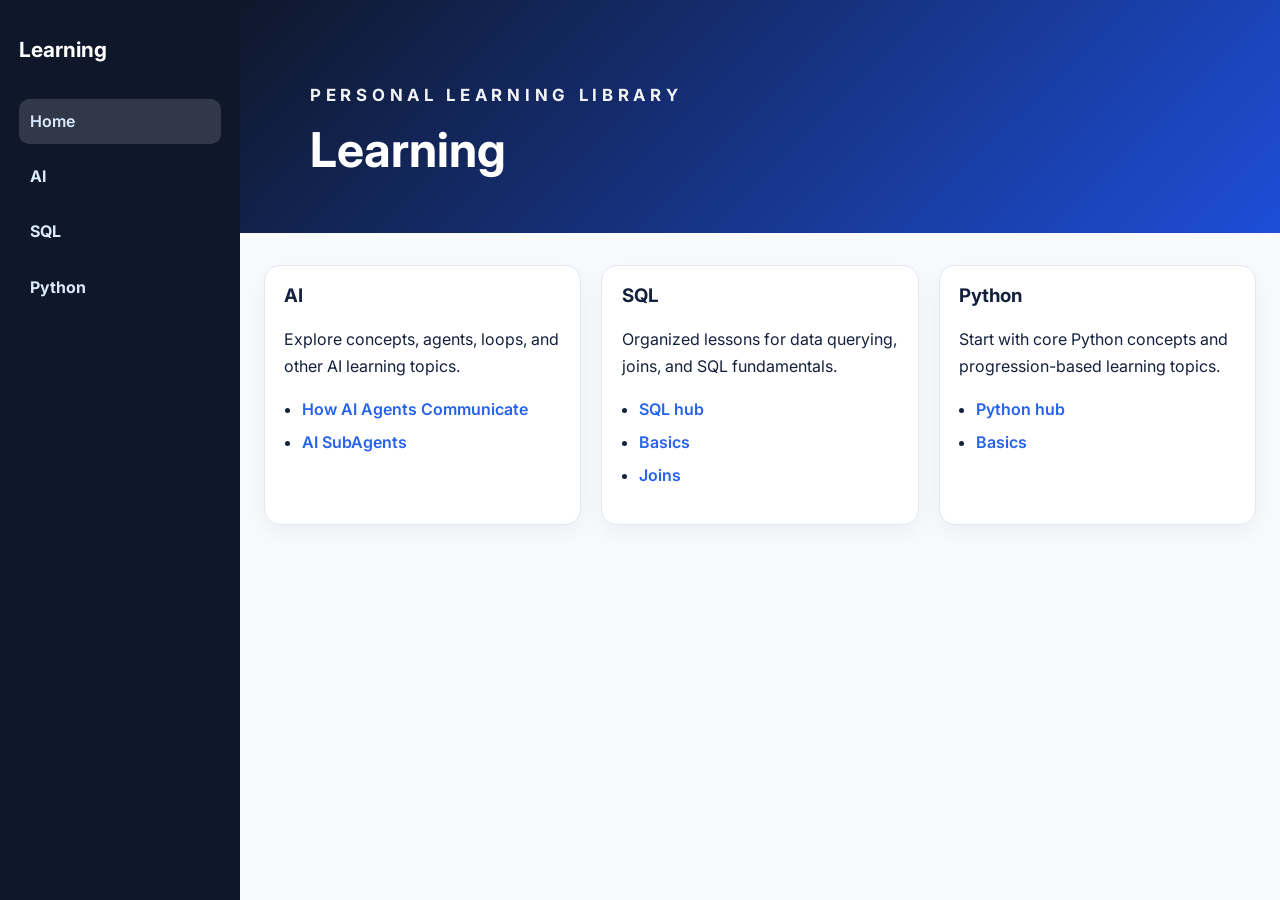
<file: index.html>
<!DOCTYPE html>
<html lang="en">
<head>
<meta charset="UTF-8" />
<meta name="viewport" content="width=device-width, initial-scale=1.0" />
<title>Learning Hub</title>
<meta name="description" content="Personal learning library for AI, SQL, and Python topics" />
<meta property="og:title" content="Learning Hub" />
<meta property="og:description" content="Personal learning library for AI, SQL, and Python topics" />
<meta name="twitter:card" content="summary" />
<link rel="icon" type="image/svg+xml" href="/favicon.svg" />
<link rel="preconnect" href="https://fonts.googleapis.com" />
<link rel="preconnect" href="https://fonts.gstatic.com" crossorigin />
<link href="https://fonts.googleapis.com/css2?family=Inter:wght@400;600;700&display=swap" rel="stylesheet" />
<style>:root{--bg:#f5f7fb;--card:#fff;--text:#14213d;--muted:#64748b;--accent:#2563eb;--accent-dark:#0f172a;--border:#e2e8f0}*{box-sizing:border-box}body{margin:0;font-family:"Inter","Segoe UI",Arial,sans-serif;color:var(--text);background:radial-gradient(circle at top left,#f8fbff 0%,var(--bg) 45%,#eef4ff 100%);line-height:1.7}.site-shell{display:flex;min-height:100vh}.sidebar{width:240px;background:var(--accent-dark);color:#fff;padding:2rem 1.2rem;flex-shrink:0}.sidebar .brand{font-size:1.3rem;font-weight:700;margin-bottom:2rem}.sidebar nav{display:flex;flex-direction:column;gap:.5rem}.nav-group{display:flex;flex-direction:column}.nav-toggle{background:transparent;border:0;color:#dbeafe;padding:.65rem .7rem;border-radius:10px;font:inherit;font-weight:700;text-align:left;cursor:pointer}.nav-toggle:hover{background:rgba(255,255,255,.12)}.submenu{display:none;flex-direction:column;gap:.2rem;margin:.25rem 0 .25rem .6rem}.nav-group.is-open .submenu{display:flex}.sidebar a{color:#dbeafe;padding:.55rem .7rem;border-radius:10px;font-weight:600;display:block}.sidebar a:hover,.sidebar a.active{background:rgba(255,255,255,.14);text-decoration:none}.content{flex:1;background:#f8fafc}.hero{padding:4rem 1.5rem 2.4rem;background:linear-gradient(135deg,var(--accent-dark) 0%,#1d4ed8 100%);color:#fff}.hero-content{max-width:900px;margin:0 auto}.eyebrow{text-transform:uppercase;letter-spacing:.28em;font-size:.78rem;font-weight:700;opacity:.85;margin-bottom:.7rem}h1,h2,h3{margin-top:0;line-height:1.2}.hero h1{font-size:clamp(2rem,4vw,3rem);margin-bottom:1rem}.hero p{max-width:700px;font-size:1.05rem;opacity:.95}.section{max-width:1100px;margin:0 auto;padding:2rem 1.5rem 3rem}.grid{display:grid;grid-template-columns:repeat(auto-fit,minmax(280px,1fr));gap:1.25rem}.card,.resource-card{background:var(--card);border:1px solid var(--border);border-radius:16px;padding:1.2rem;box-shadow:0 8px 24px rgba(15,23,42,.05)}.topic-list{padding-left:1.1rem;margin:.8rem 0 1rem}.topic-list li{margin-bottom:.35rem}a{color:var(--accent);text-decoration:none;font-weight:600}a:hover{text-decoration:underline}.btn{display:inline-block;padding:.8rem 1.15rem;border-radius:999px;text-decoration:none;font-weight:600;transition:transform .2s ease,box-shadow .2s ease}.btn:hover{transform:translateY(-1px)}.btn-secondary{background:rgba(255,255,255,.14);color:#fff;border:1px solid rgba(255,255,255,.25)}.resource-grid{display:grid;grid-template-columns:repeat(auto-fit,minmax(260px,1fr));gap:1.25rem;margin-top:1rem}.pill{display:inline-block;padding:.35rem .7rem;border-radius:999px;background:#eff6ff;color:var(--accent);font-size:.8rem;font-weight:700;margin-bottom:.8rem}.section-heading{margin-bottom:1.25rem}.section-heading p{color:var(--muted);margin:.25rem 0 0}</style>
<script src="/nav.js" defer></script>
<script src="/script.js" defer></script>
</head>
<body>
<div class="site-shell">
<aside class="sidebar" id="sidebar"></aside>
<main class="content">
<header class="hero">
<div class="hero-content">
<p class="eyebrow">Personal Learning Library</p>
<h1>Learning</h1>
</div>
</header>
<section class="section">
<div class="grid">
<article class="card">
<h3>AI</h3>
<p>Explore concepts, agents, loops, and other AI learning topics.</p>
<ul class="topic-list">
<li><a href="AI/how-ai-agents-communicate/">How AI Agents Communicate</a></li>
<li><a href="AI/ai-subagents/">AI SubAgents</a></li>
</ul>
</article>
<article class="card">
<h3>SQL</h3>
<p>Organized lessons for data querying, joins, and SQL fundamentals.</p>
<ul class="topic-list">
<li><a href="SQL/">SQL hub</a></li>
<li><a href="SQL/Basics/">Basics</a></li>
<li><a href="SQL/Joins/">Joins</a></li>
</ul>
</article>
<article class="card">
<h3>Python</h3>
<p>Start with core Python concepts and progression-based learning topics.</p>
<ul class="topic-list">
<li><a href="Python/">Python hub</a></li>
<li><a href="Python/Basics/">Basics</a></li>
</ul>
</article>
</div>
</section>
</main>
</div>
</body>
</html>
</file>
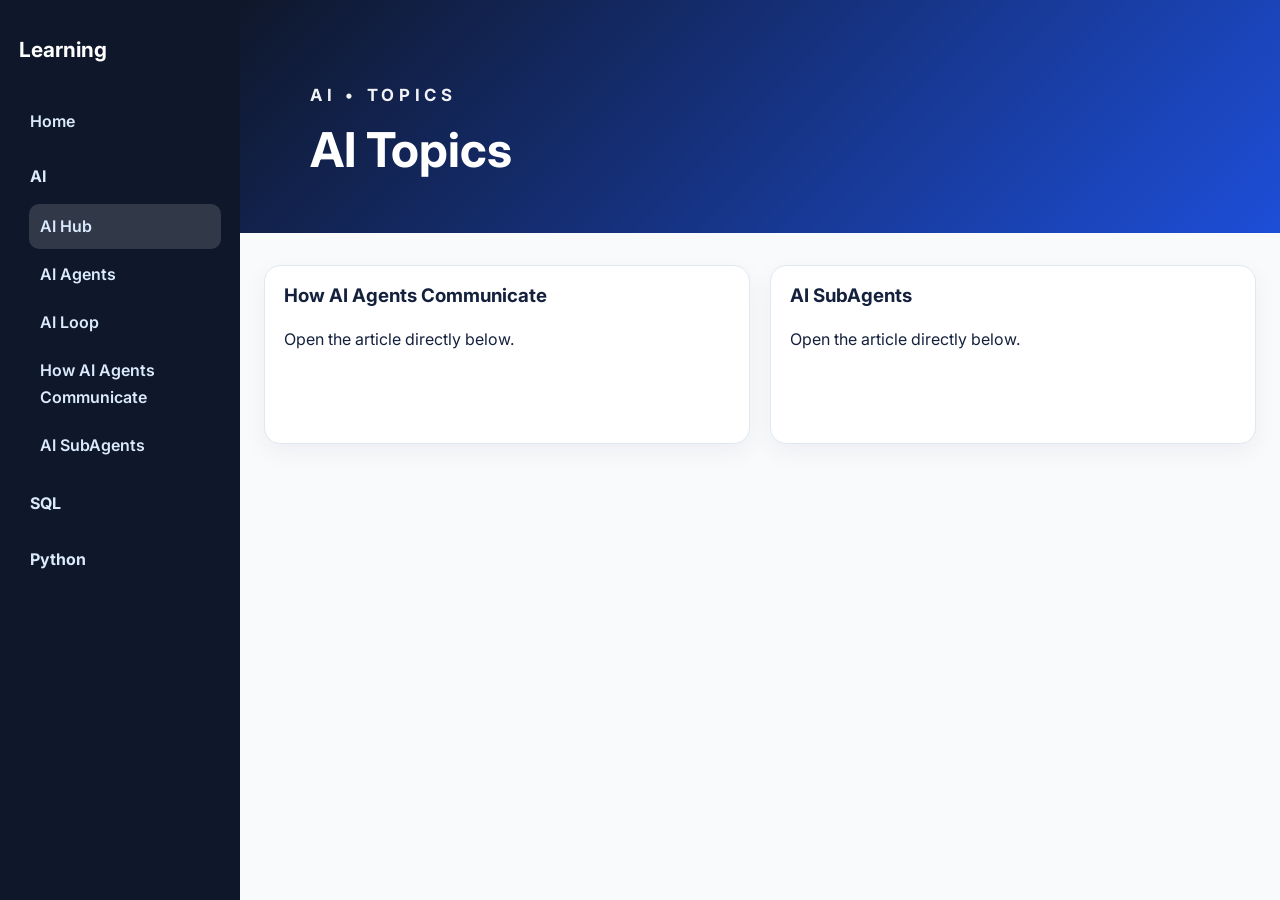
<file: AI/index.html>
<!DOCTYPE html>
<html lang="en">
<head>
<meta charset="UTF-8" />
<meta name="viewport" content="width=device-width, initial-scale=1.0" />
<title>AI Topics</title>
<meta name="description" content="Explore AI concepts, agents, loops, and subagents" />
<meta property="og:title" content="AI Topics" />
<meta property="og:description" content="Explore AI concepts, agents, loops, and subagents" />
<meta name="twitter:card" content="summary" />
<link rel="icon" type="image/svg+xml" href="/favicon.svg" />
<link rel="preconnect" href="https://fonts.googleapis.com" />
<link rel="preconnect" href="https://fonts.gstatic.com" crossorigin />
<link href="https://fonts.googleapis.com/css2?family=Inter:wght@400;600;700&display=swap" rel="stylesheet" />
<style>:root{--bg:#f5f7fb;--card:#fff;--text:#14213d;--muted:#64748b;--accent:#2563eb;--accent-dark:#0f172a;--border:#e2e8f0}*{box-sizing:border-box}body{margin:0;font-family:"Inter","Segoe UI",Arial,sans-serif;color:var(--text);background:radial-gradient(circle at top left,#f8fbff 0%,var(--bg) 45%,#eef4ff 100%);line-height:1.7}.site-shell{display:flex;min-height:100vh}.sidebar{width:240px;background:var(--accent-dark);color:#fff;padding:2rem 1.2rem;flex-shrink:0}.sidebar .brand{font-size:1.3rem;font-weight:700;margin-bottom:2rem}.sidebar nav{display:flex;flex-direction:column;gap:.5rem}.nav-group{display:flex;flex-direction:column}.nav-toggle{background:transparent;border:0;color:#dbeafe;padding:.65rem .7rem;border-radius:10px;font:inherit;font-weight:700;text-align:left;cursor:pointer}.nav-toggle:hover{background:rgba(255,255,255,.12)}.submenu{display:none;flex-direction:column;gap:.2rem;margin:.25rem 0 .25rem .6rem}.nav-group.is-open .submenu{display:flex}.sidebar a{color:#dbeafe;padding:.55rem .7rem;border-radius:10px;font-weight:600;display:block}.sidebar a:hover,.sidebar a.active{background:rgba(255,255,255,.14);text-decoration:none}.content{flex:1;background:#f8fafc}.hero{padding:4rem 1.5rem 2.4rem;background:linear-gradient(135deg,var(--accent-dark) 0%,#1d4ed8 100%);color:#fff}.hero-content{max-width:900px;margin:0 auto}.eyebrow{text-transform:uppercase;letter-spacing:.28em;font-size:.78rem;font-weight:700;opacity:.85;margin-bottom:.7rem}h1,h2,h3{margin-top:0;line-height:1.2}.hero h1{font-size:clamp(2rem,4vw,3rem);margin-bottom:1rem}.hero p{max-width:700px;font-size:1.05rem;opacity:.95}.section{max-width:1100px;margin:0 auto;padding:2rem 1.5rem 3rem}.grid{display:grid;grid-template-columns:repeat(auto-fit,minmax(280px,1fr));gap:1.25rem}.card,.resource-card{background:var(--card);border:1px solid var(--border);border-radius:16px;padding:1.2rem;box-shadow:0 8px 24px rgba(15,23,42,.05)}.topic-list{padding-left:1.1rem;margin:.8rem 0 1rem}.topic-list li{margin-bottom:.35rem}a{color:var(--accent);text-decoration:none;font-weight:600}a:hover{text-decoration:underline}.btn{display:inline-block;padding:.8rem 1.15rem;border-radius:999px;text-decoration:none;font-weight:600;transition:transform .2s ease,box-shadow .2s ease}.btn:hover{transform:translateY(-1px)}.btn-secondary{background:rgba(255,255,255,.14);color:#fff;border:1px solid rgba(255,255,255,.25)}.resource-grid{display:grid;grid-template-columns:repeat(auto-fit,minmax(260px,1fr));gap:1.25rem;margin-top:1rem}.pill{display:inline-block;padding:.35rem .7rem;border-radius:999px;background:#eff6ff;color:var(--accent);font-size:.8rem;font-weight:700;margin-bottom:.8rem}.section-heading{margin-bottom:1.25rem}.section-heading p{color:var(--muted);margin:.25rem 0 0}</style>
<script src="/nav.js" defer></script>
<script src="/script.js" defer></script>
</head>
<body>
<div class="site-shell">
<aside class="sidebar" id="sidebar"></aside>
<main class="content">
<header class="hero">
<div class="hero-content">
<p class="eyebrow">AI &bull; Topics</p>
<h1>AI Topics</h1>
</div>
</header>
<section class="section">
<div class="grid">
<article class="card">
<h3>How AI Agents Communicate</h3>
<p>Open the article directly below.</p>
<a class="btn btn-secondary" href="https://outcomeschool.com/blog/how-ai-agents-communicate" target="_blank" rel="noopener noreferrer">Open article</a>
</article>
<article class="card">
<h3>AI SubAgents</h3>
<p>Open the article directly below.</p>
<a class="btn btn-secondary" href="https://outcomeschool.com/blog/ai-subagents" target="_blank" rel="noopener noreferrer">Open article</a>
</article>
</div>
</section>
</main>
</div>
</body>
</html>
</file>
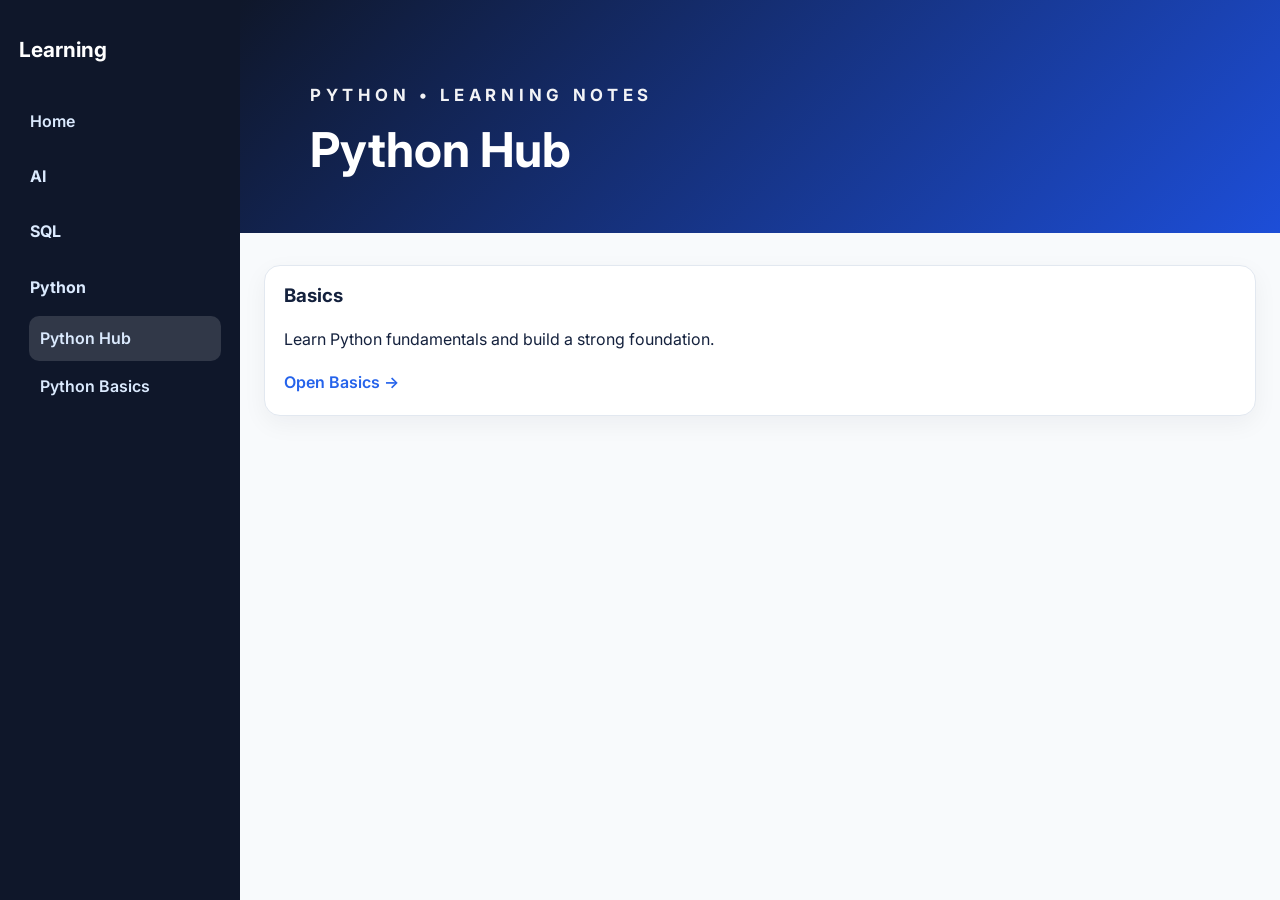
<file: Python/index.html>
<!DOCTYPE html>
<html lang="en">
<head>
<meta charset="UTF-8" />
<meta name="viewport" content="width=device-width, initial-scale=1.0" />
<title>Python Hub</title>
<meta name="description" content="Core Python concepts and progression-based learning" />
<meta property="og:title" content="Python Hub" />
<meta property="og:description" content="Core Python concepts and progression-based learning" />
<meta name="twitter:card" content="summary" />
<link rel="icon" type="image/svg+xml" href="/favicon.svg" />
<link rel="preconnect" href="https://fonts.googleapis.com" />
<link rel="preconnect" href="https://fonts.gstatic.com" crossorigin />
<link href="https://fonts.googleapis.com/css2?family=Inter:wght@400;600;700&display=swap" rel="stylesheet" />
<style>:root{--bg:#f5f7fb;--card:#fff;--text:#14213d;--muted:#64748b;--accent:#2563eb;--accent-dark:#0f172a;--border:#e2e8f0}*{box-sizing:border-box}body{margin:0;font-family:"Inter","Segoe UI",Arial,sans-serif;color:var(--text);background:radial-gradient(circle at top left,#f8fbff 0%,var(--bg) 45%,#eef4ff 100%);line-height:1.7}.site-shell{display:flex;min-height:100vh}.sidebar{width:240px;background:var(--accent-dark);color:#fff;padding:2rem 1.2rem;flex-shrink:0}.sidebar .brand{font-size:1.3rem;font-weight:700;margin-bottom:2rem}.sidebar nav{display:flex;flex-direction:column;gap:.5rem}.nav-group{display:flex;flex-direction:column}.nav-toggle{background:transparent;border:0;color:#dbeafe;padding:.65rem .7rem;border-radius:10px;font:inherit;font-weight:700;text-align:left;cursor:pointer}.nav-toggle:hover{background:rgba(255,255,255,.12)}.submenu{display:none;flex-direction:column;gap:.2rem;margin:.25rem 0 .25rem .6rem}.nav-group.is-open .submenu{display:flex}.sidebar a{color:#dbeafe;padding:.55rem .7rem;border-radius:10px;font-weight:600;display:block}.sidebar a:hover,.sidebar a.active{background:rgba(255,255,255,.14);text-decoration:none}.content{flex:1;background:#f8fafc}.hero{padding:4rem 1.5rem 2.4rem;background:linear-gradient(135deg,var(--accent-dark) 0%,#1d4ed8 100%);color:#fff}.hero-content{max-width:900px;margin:0 auto}.eyebrow{text-transform:uppercase;letter-spacing:.28em;font-size:.78rem;font-weight:700;opacity:.85;margin-bottom:.7rem}h1,h2,h3{margin-top:0;line-height:1.2}.hero h1{font-size:clamp(2rem,4vw,3rem);margin-bottom:1rem}.hero p{max-width:700px;font-size:1.05rem;opacity:.95}.section{max-width:1100px;margin:0 auto;padding:2rem 1.5rem 3rem}.grid{display:grid;grid-template-columns:repeat(auto-fit,minmax(280px,1fr));gap:1.25rem}.card,.resource-card{background:var(--card);border:1px solid var(--border);border-radius:16px;padding:1.2rem;box-shadow:0 8px 24px rgba(15,23,42,.05)}.topic-list{padding-left:1.1rem;margin:.8rem 0 1rem}.topic-list li{margin-bottom:.35rem}a{color:var(--accent);text-decoration:none;font-weight:600}a:hover{text-decoration:underline}.btn{display:inline-block;padding:.8rem 1.15rem;border-radius:999px;text-decoration:none;font-weight:600;transition:transform .2s ease,box-shadow .2s ease}.btn:hover{transform:translateY(-1px)}.btn-secondary{background:rgba(255,255,255,.14);color:#fff;border:1px solid rgba(255,255,255,.25)}.resource-grid{display:grid;grid-template-columns:repeat(auto-fit,minmax(260px,1fr));gap:1.25rem;margin-top:1rem}.pill{display:inline-block;padding:.35rem .7rem;border-radius:999px;background:#eff6ff;color:var(--accent);font-size:.8rem;font-weight:700;margin-bottom:.8rem}.section-heading{margin-bottom:1.25rem}.section-heading p{color:var(--muted);margin:.25rem 0 0}</style>
<script src="/nav.js" defer></script>
<script src="/script.js" defer></script>
</head>
<body>
<div class="site-shell">
<aside class="sidebar" id="sidebar"></aside>
<main class="content">
<header class="hero">
<div class="hero-content">
<p class="eyebrow">Python &bull; Learning notes</p>
<h1>Python Hub</h1>
</div>
</header>
<section class="section">
<div class="grid">
<article class="card">
<h3>Basics</h3>
<p>Learn Python fundamentals and build a strong foundation.</p>
<a href="Basics/">Open Basics &rarr;</a>
</article>
</div>
</section>
</main>
</div>
</body>
</html>
</file>
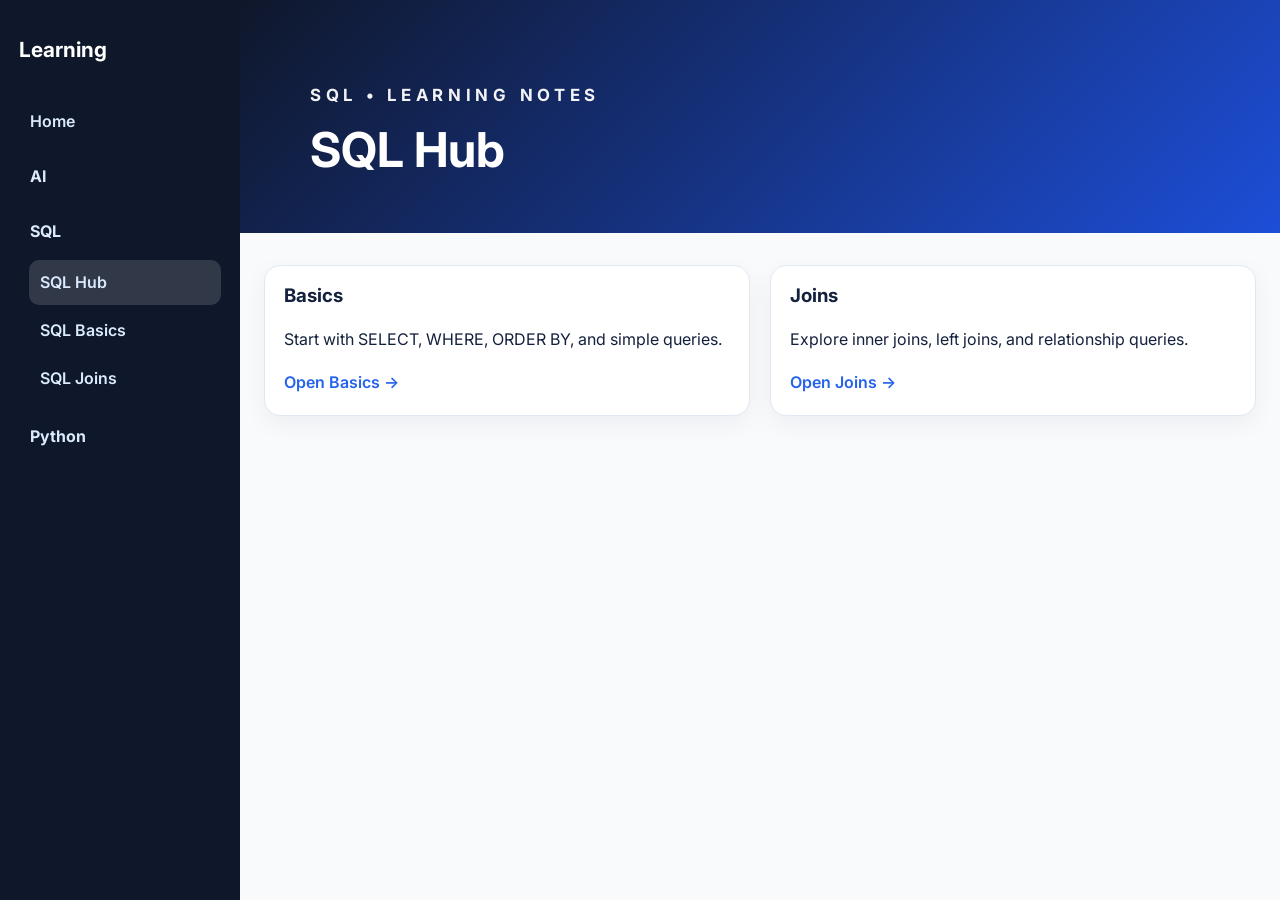
<file: SQL/index.html>
<!DOCTYPE html>
<html lang="en">
<head>
<meta charset="UTF-8" />
<meta name="viewport" content="width=device-width, initial-scale=1.0" />
<title>SQL Hub</title>
<meta name="description" content="Organized lessons for data querying, SQL joins, and fundamentals" />
<meta property="og:title" content="SQL Hub" />
<meta property="og:description" content="Organized lessons for data querying, SQL joins, and fundamentals" />
<meta name="twitter:card" content="summary" />
<link rel="icon" type="image/svg+xml" href="/favicon.svg" />
<link rel="preconnect" href="https://fonts.googleapis.com" />
<link rel="preconnect" href="https://fonts.gstatic.com" crossorigin />
<link href="https://fonts.googleapis.com/css2?family=Inter:wght@400;600;700&display=swap" rel="stylesheet" />
<style>:root{--bg:#f5f7fb;--card:#fff;--text:#14213d;--muted:#64748b;--accent:#2563eb;--accent-dark:#0f172a;--border:#e2e8f0}*{box-sizing:border-box}body{margin:0;font-family:"Inter","Segoe UI",Arial,sans-serif;color:var(--text);background:radial-gradient(circle at top left,#f8fbff 0%,var(--bg) 45%,#eef4ff 100%);line-height:1.7}.site-shell{display:flex;min-height:100vh}.sidebar{width:240px;background:var(--accent-dark);color:#fff;padding:2rem 1.2rem;flex-shrink:0}.sidebar .brand{font-size:1.3rem;font-weight:700;margin-bottom:2rem}.sidebar nav{display:flex;flex-direction:column;gap:.5rem}.nav-group{display:flex;flex-direction:column}.nav-toggle{background:transparent;border:0;color:#dbeafe;padding:.65rem .7rem;border-radius:10px;font:inherit;font-weight:700;text-align:left;cursor:pointer}.nav-toggle:hover{background:rgba(255,255,255,.12)}.submenu{display:none;flex-direction:column;gap:.2rem;margin:.25rem 0 .25rem .6rem}.nav-group.is-open .submenu{display:flex}.sidebar a{color:#dbeafe;padding:.55rem .7rem;border-radius:10px;font-weight:600;display:block}.sidebar a:hover,.sidebar a.active{background:rgba(255,255,255,.14);text-decoration:none}.content{flex:1;background:#f8fafc}.hero{padding:4rem 1.5rem 2.4rem;background:linear-gradient(135deg,var(--accent-dark) 0%,#1d4ed8 100%);color:#fff}.hero-content{max-width:900px;margin:0 auto}.eyebrow{text-transform:uppercase;letter-spacing:.28em;font-size:.78rem;font-weight:700;opacity:.85;margin-bottom:.7rem}h1,h2,h3{margin-top:0;line-height:1.2}.hero h1{font-size:clamp(2rem,4vw,3rem);margin-bottom:1rem}.hero p{max-width:700px;font-size:1.05rem;opacity:.95}.section{max-width:1100px;margin:0 auto;padding:2rem 1.5rem 3rem}.grid{display:grid;grid-template-columns:repeat(auto-fit,minmax(280px,1fr));gap:1.25rem}.card,.resource-card{background:var(--card);border:1px solid var(--border);border-radius:16px;padding:1.2rem;box-shadow:0 8px 24px rgba(15,23,42,.05)}.topic-list{padding-left:1.1rem;margin:.8rem 0 1rem}.topic-list li{margin-bottom:.35rem}a{color:var(--accent);text-decoration:none;font-weight:600}a:hover{text-decoration:underline}.btn{display:inline-block;padding:.8rem 1.15rem;border-radius:999px;text-decoration:none;font-weight:600;transition:transform .2s ease,box-shadow .2s ease}.btn:hover{transform:translateY(-1px)}.btn-secondary{background:rgba(255,255,255,.14);color:#fff;border:1px solid rgba(255,255,255,.25)}.resource-grid{display:grid;grid-template-columns:repeat(auto-fit,minmax(260px,1fr));gap:1.25rem;margin-top:1rem}.pill{display:inline-block;padding:.35rem .7rem;border-radius:999px;background:#eff6ff;color:var(--accent);font-size:.8rem;font-weight:700;margin-bottom:.8rem}.section-heading{margin-bottom:1.25rem}.section-heading p{color:var(--muted);margin:.25rem 0 0}</style>
<script src="/nav.js" defer></script>
<script src="/script.js" defer></script>
</head>
<body>
<div class="site-shell">
<aside class="sidebar" id="sidebar"></aside>
<main class="content">
<header class="hero">
<div class="hero-content">
<p class="eyebrow">SQL &bull; Learning notes</p>
<h1>SQL Hub</h1>
</div>
</header>
<section class="section">
<div class="grid">
<article class="card">
<h3>Basics</h3>
<p>Start with SELECT, WHERE, ORDER BY, and simple queries.</p>
<a href="Basics/">Open Basics &rarr;</a>
</article>
<article class="card">
<h3>Joins</h3>
<p>Explore inner joins, left joins, and relationship queries.</p>
<a href="Joins/">Open Joins &rarr;</a>
</article>
</div>
</section>
</main>
</div>
</body>
</html>
</file>
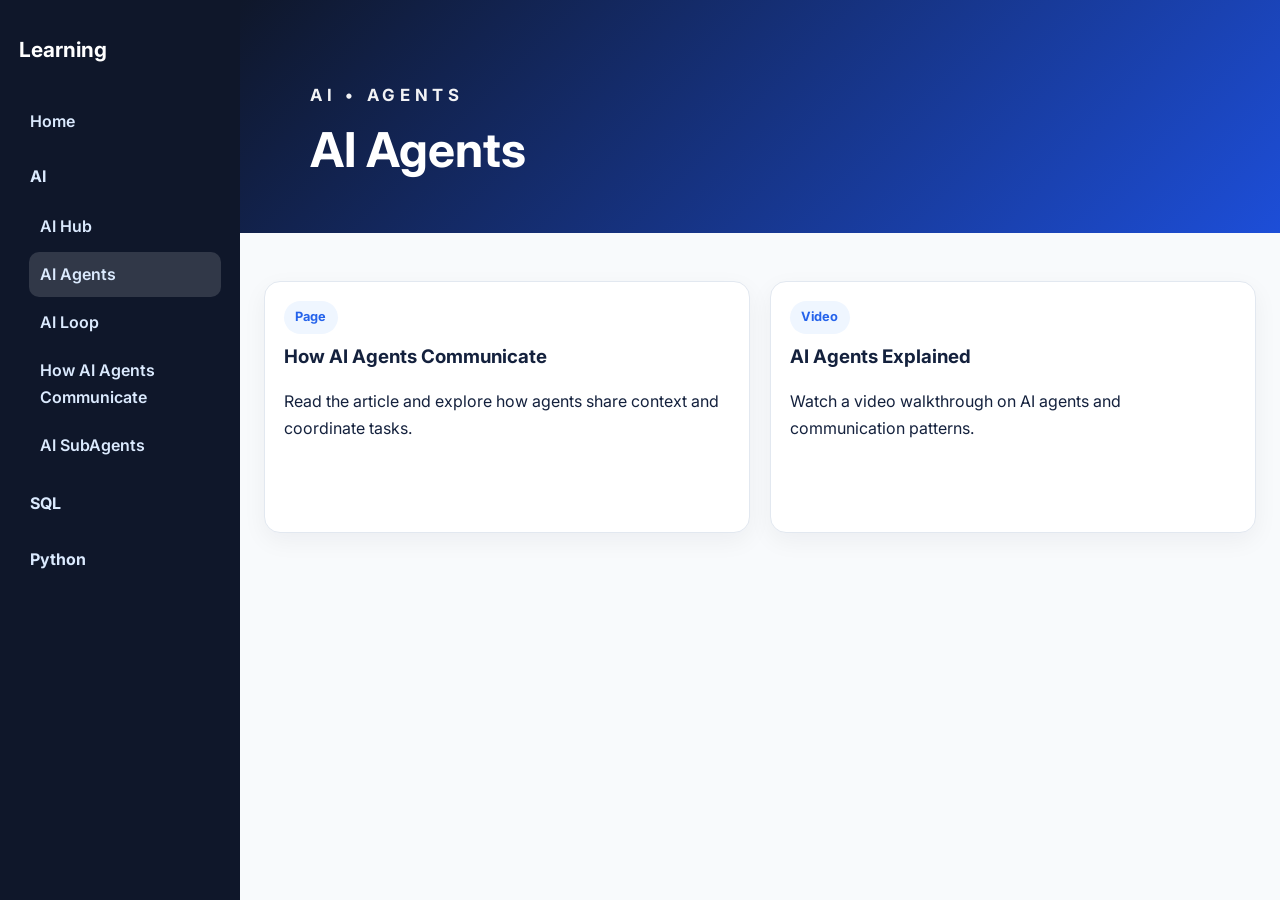
<file: AI/Agents/index.html>
<!DOCTYPE html>
<html lang="en">
<head>
<meta charset="UTF-8" />
<meta name="viewport" content="width=device-width, initial-scale=1.0" />
<title>AI Agents</title>
<meta name="description" content="Learn about AI agents and communication patterns" />
<meta property="og:title" content="AI Agents" />
<meta property="og:description" content="Learn about AI agents and communication patterns" />
<meta name="twitter:card" content="summary" />
<link rel="icon" type="image/svg+xml" href="/favicon.svg" />
<link rel="preconnect" href="https://fonts.googleapis.com" />
<link rel="preconnect" href="https://fonts.gstatic.com" crossorigin />
<link href="https://fonts.googleapis.com/css2?family=Inter:wght@400;600;700&display=swap" rel="stylesheet" />
<style>:root{--bg:#f5f7fb;--card:#fff;--text:#14213d;--muted:#64748b;--accent:#2563eb;--accent-dark:#0f172a;--border:#e2e8f0}*{box-sizing:border-box}body{margin:0;font-family:"Inter","Segoe UI",Arial,sans-serif;color:var(--text);background:radial-gradient(circle at top left,#f8fbff 0%,var(--bg) 45%,#eef4ff 100%);line-height:1.7}.site-shell{display:flex;min-height:100vh}.sidebar{width:240px;background:var(--accent-dark);color:#fff;padding:2rem 1.2rem;flex-shrink:0}.sidebar .brand{font-size:1.3rem;font-weight:700;margin-bottom:2rem}.sidebar nav{display:flex;flex-direction:column;gap:.5rem}.nav-group{display:flex;flex-direction:column}.nav-toggle{background:transparent;border:0;color:#dbeafe;padding:.65rem .7rem;border-radius:10px;font:inherit;font-weight:700;text-align:left;cursor:pointer}.nav-toggle:hover{background:rgba(255,255,255,.12)}.submenu{display:none;flex-direction:column;gap:.2rem;margin:.25rem 0 .25rem .6rem}.nav-group.is-open .submenu{display:flex}.sidebar a{color:#dbeafe;padding:.55rem .7rem;border-radius:10px;font-weight:600;display:block}.sidebar a:hover,.sidebar a.active{background:rgba(255,255,255,.14);text-decoration:none}.content{flex:1;background:#f8fafc}.hero{padding:4rem 1.5rem 2.4rem;background:linear-gradient(135deg,var(--accent-dark) 0%,#1d4ed8 100%);color:#fff}.hero-content{max-width:900px;margin:0 auto}.eyebrow{text-transform:uppercase;letter-spacing:.28em;font-size:.78rem;font-weight:700;opacity:.85;margin-bottom:.7rem}h1,h2,h3{margin-top:0;line-height:1.2}.hero h1{font-size:clamp(2rem,4vw,3rem);margin-bottom:1rem}.hero p{max-width:700px;font-size:1.05rem;opacity:.95}.section{max-width:1100px;margin:0 auto;padding:2rem 1.5rem 3rem}.grid{display:grid;grid-template-columns:repeat(auto-fit,minmax(280px,1fr));gap:1.25rem}.card,.resource-card{background:var(--card);border:1px solid var(--border);border-radius:16px;padding:1.2rem;box-shadow:0 8px 24px rgba(15,23,42,.05)}.topic-list{padding-left:1.1rem;margin:.8rem 0 1rem}.topic-list li{margin-bottom:.35rem}a{color:var(--accent);text-decoration:none;font-weight:600}a:hover{text-decoration:underline}.btn{display:inline-block;padding:.8rem 1.15rem;border-radius:999px;text-decoration:none;font-weight:600;transition:transform .2s ease,box-shadow .2s ease}.btn:hover{transform:translateY(-1px)}.btn-secondary{background:rgba(255,255,255,.14);color:#fff;border:1px solid rgba(255,255,255,.25)}.resource-grid{display:grid;grid-template-columns:repeat(auto-fit,minmax(260px,1fr));gap:1.25rem;margin-top:1rem}.pill{display:inline-block;padding:.35rem .7rem;border-radius:999px;background:#eff6ff;color:var(--accent);font-size:.8rem;font-weight:700;margin-bottom:.8rem}.section-heading{margin-bottom:1.25rem}.section-heading p{color:var(--muted);margin:.25rem 0 0}</style>
<script src="/nav.js" defer></script>
<script src="/script.js" defer></script>
</head>
<body>
<div class="site-shell">
<aside class="sidebar" id="sidebar"></aside>
<main class="content">
<header class="hero">
<div class="hero-content">
<p class="eyebrow">AI &bull; Agents</p>
<h1>AI Agents</h1>
</div>
</header>
<section class="section">
<div class="resource-grid">
<article class="resource-card">
<span class="pill">Page</span>
<h3>How AI Agents Communicate</h3>
<p>Read the article and explore how agents share context and coordinate tasks.</p>
<a class="btn btn-secondary" href="https://outcomeschool.com/blog/how-ai-agents-communicate" target="_blank" rel="noopener noreferrer">Open page</a>
</article>
<article class="resource-card">
<span class="pill">Video</span>
<h3>AI Agents Explained</h3>
<p>Watch a video walkthrough on AI agents and communication patterns.</p>
<a class="btn btn-secondary" href="https://www.youtube.com/results?search_query=how+ai+agents+communicate" target="_blank" rel="noopener noreferrer">Watch video</a>
</article>
</div>
</section>
</main>
</div>
</body>
</html>
</file>
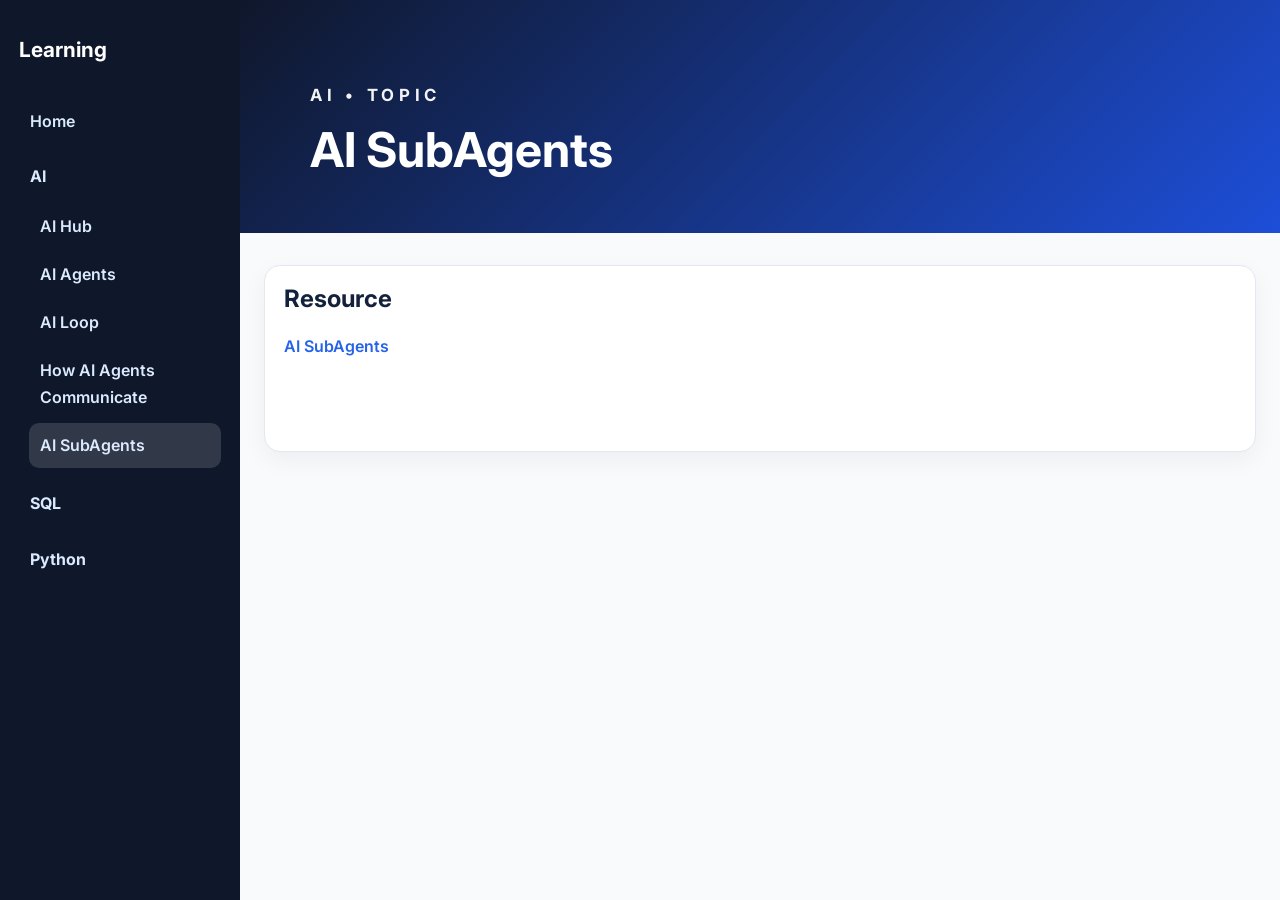
<file: AI/ai-subagents/index.html>
<!DOCTYPE html>
<html lang="en">
<head>
<meta charset="UTF-8" />
<meta name="viewport" content="width=device-width, initial-scale=1.0" />
<title>AI SubAgents</title>
<meta name="description" content="Article on AI subagents and delegation patterns" />
<meta property="og:title" content="AI SubAgents" />
<meta property="og:description" content="Article on AI subagents and delegation patterns" />
<meta name="twitter:card" content="summary" />
<link rel="icon" type="image/svg+xml" href="/favicon.svg" />
<link rel="preconnect" href="https://fonts.googleapis.com" />
<link rel="preconnect" href="https://fonts.gstatic.com" crossorigin />
<link href="https://fonts.googleapis.com/css2?family=Inter:wght@400;600;700&display=swap" rel="stylesheet" />
<style>:root{--bg:#f5f7fb;--card:#fff;--text:#14213d;--muted:#64748b;--accent:#2563eb;--accent-dark:#0f172a;--border:#e2e8f0}*{box-sizing:border-box}body{margin:0;font-family:"Inter","Segoe UI",Arial,sans-serif;color:var(--text);background:radial-gradient(circle at top left,#f8fbff 0%,var(--bg) 45%,#eef4ff 100%);line-height:1.7}.site-shell{display:flex;min-height:100vh}.sidebar{width:240px;background:var(--accent-dark);color:#fff;padding:2rem 1.2rem;flex-shrink:0}.sidebar .brand{font-size:1.3rem;font-weight:700;margin-bottom:2rem}.sidebar nav{display:flex;flex-direction:column;gap:.5rem}.nav-group{display:flex;flex-direction:column}.nav-toggle{background:transparent;border:0;color:#dbeafe;padding:.65rem .7rem;border-radius:10px;font:inherit;font-weight:700;text-align:left;cursor:pointer}.nav-toggle:hover{background:rgba(255,255,255,.12)}.submenu{display:none;flex-direction:column;gap:.2rem;margin:.25rem 0 .25rem .6rem}.nav-group.is-open .submenu{display:flex}.sidebar a{color:#dbeafe;padding:.55rem .7rem;border-radius:10px;font-weight:600;display:block}.sidebar a:hover,.sidebar a.active{background:rgba(255,255,255,.14);text-decoration:none}.content{flex:1;background:#f8fafc}.hero{padding:4rem 1.5rem 2.4rem;background:linear-gradient(135deg,var(--accent-dark) 0%,#1d4ed8 100%);color:#fff}.hero-content{max-width:900px;margin:0 auto}.eyebrow{text-transform:uppercase;letter-spacing:.28em;font-size:.78rem;font-weight:700;opacity:.85;margin-bottom:.7rem}h1,h2,h3{margin-top:0;line-height:1.2}.hero h1{font-size:clamp(2rem,4vw,3rem);margin-bottom:1rem}.hero p{max-width:700px;font-size:1.05rem;opacity:.95}.section{max-width:1100px;margin:0 auto;padding:2rem 1.5rem 3rem}.grid{display:grid;grid-template-columns:repeat(auto-fit,minmax(280px,1fr));gap:1.25rem}.card,.resource-card{background:var(--card);border:1px solid var(--border);border-radius:16px;padding:1.2rem;box-shadow:0 8px 24px rgba(15,23,42,.05)}.topic-list{padding-left:1.1rem;margin:.8rem 0 1rem}.topic-list li{margin-bottom:.35rem}a{color:var(--accent);text-decoration:none;font-weight:600}a:hover{text-decoration:underline}.btn{display:inline-block;padding:.8rem 1.15rem;border-radius:999px;text-decoration:none;font-weight:600;transition:transform .2s ease,box-shadow .2s ease}.btn:hover{transform:translateY(-1px)}.btn-secondary{background:rgba(255,255,255,.14);color:#fff;border:1px solid rgba(255,255,255,.25)}.resource-grid{display:grid;grid-template-columns:repeat(auto-fit,minmax(260px,1fr));gap:1.25rem;margin-top:1rem}.pill{display:inline-block;padding:.35rem .7rem;border-radius:999px;background:#eff6ff;color:var(--accent);font-size:.8rem;font-weight:700;margin-bottom:.8rem}.section-heading{margin-bottom:1.25rem}.section-heading p{color:var(--muted);margin:.25rem 0 0}</style>
<script src="/nav.js" defer></script>
<script src="/script.js" defer></script>
</head>
<body>
<div class="site-shell">
<aside class="sidebar" id="sidebar"></aside>
<main class="content">
<header class="hero">
<div class="hero-content">
<p class="eyebrow">AI &bull; Topic</p>
<h1>AI SubAgents</h1>
</div>
</header>
<section class="section">
<div class="card">
<h2>Resource</h2>
<p><a href="https://outcomeschool.com/blog/ai-subagents" target="_blank" rel="noopener noreferrer">AI SubAgents</a></p>
<a class="btn btn-secondary" href="https://outcomeschool.com/blog/ai-subagents" target="_blank" rel="noopener noreferrer">Open resource</a>
</div>
</section>
</main>
</div>
</body>
</html>
</file>
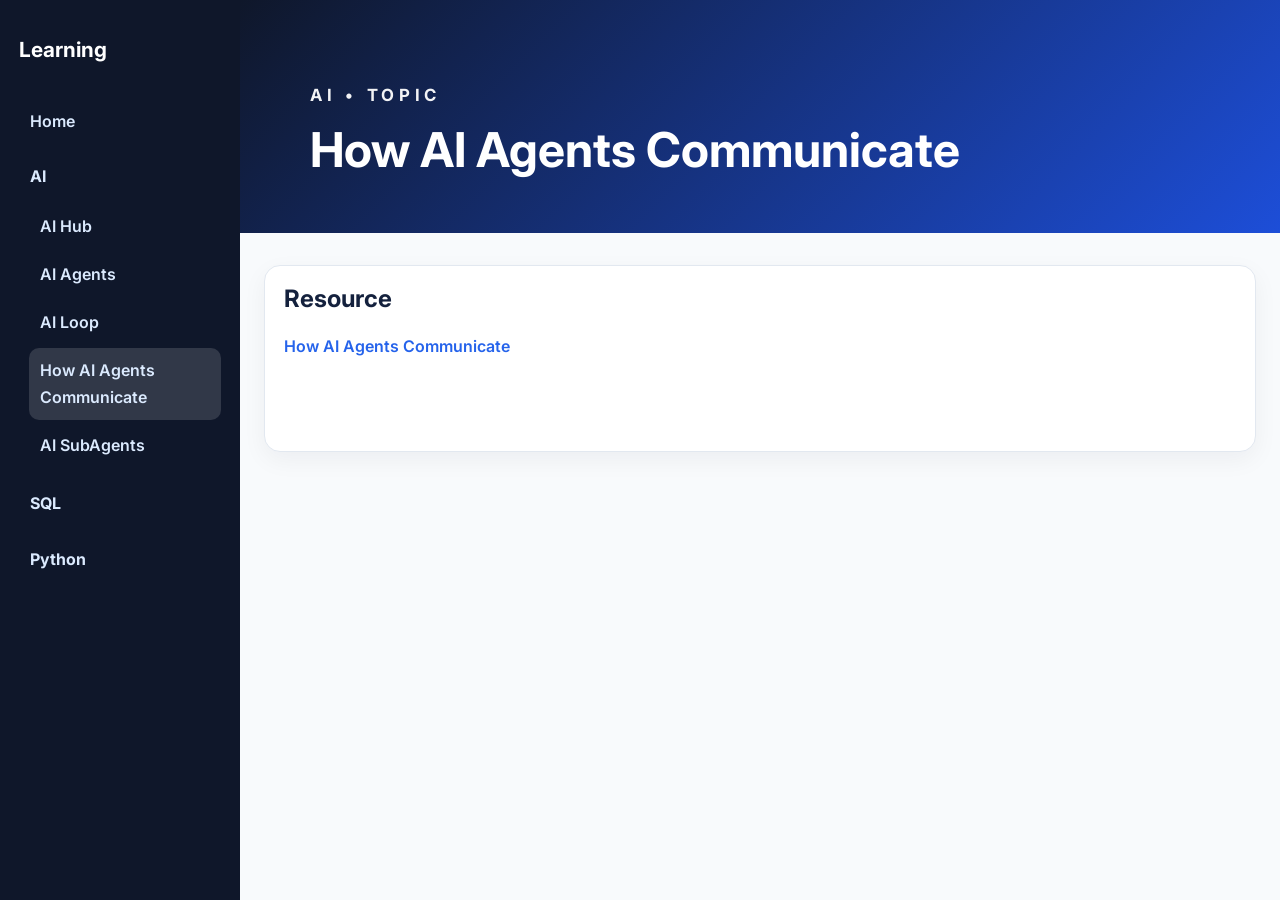
<file: AI/how-ai-agents-communicate/index.html>
<!DOCTYPE html>
<html lang="en">
<head>
<meta charset="UTF-8" />
<meta name="viewport" content="width=device-width, initial-scale=1.0" />
<title>How AI Agents Communicate</title>
<meta name="description" content="Article on how AI agents share context and coordinate tasks" />
<meta property="og:title" content="How AI Agents Communicate" />
<meta property="og:description" content="Article on how AI agents share context and coordinate tasks" />
<meta name="twitter:card" content="summary" />
<link rel="icon" type="image/svg+xml" href="/favicon.svg" />
<link rel="preconnect" href="https://fonts.googleapis.com" />
<link rel="preconnect" href="https://fonts.gstatic.com" crossorigin />
<link href="https://fonts.googleapis.com/css2?family=Inter:wght@400;600;700&display=swap" rel="stylesheet" />
<style>:root{--bg:#f5f7fb;--card:#fff;--text:#14213d;--muted:#64748b;--accent:#2563eb;--accent-dark:#0f172a;--border:#e2e8f0}*{box-sizing:border-box}body{margin:0;font-family:"Inter","Segoe UI",Arial,sans-serif;color:var(--text);background:radial-gradient(circle at top left,#f8fbff 0%,var(--bg) 45%,#eef4ff 100%);line-height:1.7}.site-shell{display:flex;min-height:100vh}.sidebar{width:240px;background:var(--accent-dark);color:#fff;padding:2rem 1.2rem;flex-shrink:0}.sidebar .brand{font-size:1.3rem;font-weight:700;margin-bottom:2rem}.sidebar nav{display:flex;flex-direction:column;gap:.5rem}.nav-group{display:flex;flex-direction:column}.nav-toggle{background:transparent;border:0;color:#dbeafe;padding:.65rem .7rem;border-radius:10px;font:inherit;font-weight:700;text-align:left;cursor:pointer}.nav-toggle:hover{background:rgba(255,255,255,.12)}.submenu{display:none;flex-direction:column;gap:.2rem;margin:.25rem 0 .25rem .6rem}.nav-group.is-open .submenu{display:flex}.sidebar a{color:#dbeafe;padding:.55rem .7rem;border-radius:10px;font-weight:600;display:block}.sidebar a:hover,.sidebar a.active{background:rgba(255,255,255,.14);text-decoration:none}.content{flex:1;background:#f8fafc}.hero{padding:4rem 1.5rem 2.4rem;background:linear-gradient(135deg,var(--accent-dark) 0%,#1d4ed8 100%);color:#fff}.hero-content{max-width:900px;margin:0 auto}.eyebrow{text-transform:uppercase;letter-spacing:.28em;font-size:.78rem;font-weight:700;opacity:.85;margin-bottom:.7rem}h1,h2,h3{margin-top:0;line-height:1.2}.hero h1{font-size:clamp(2rem,4vw,3rem);margin-bottom:1rem}.hero p{max-width:700px;font-size:1.05rem;opacity:.95}.section{max-width:1100px;margin:0 auto;padding:2rem 1.5rem 3rem}.grid{display:grid;grid-template-columns:repeat(auto-fit,minmax(280px,1fr));gap:1.25rem}.card,.resource-card{background:var(--card);border:1px solid var(--border);border-radius:16px;padding:1.2rem;box-shadow:0 8px 24px rgba(15,23,42,.05)}.topic-list{padding-left:1.1rem;margin:.8rem 0 1rem}.topic-list li{margin-bottom:.35rem}a{color:var(--accent);text-decoration:none;font-weight:600}a:hover{text-decoration:underline}.btn{display:inline-block;padding:.8rem 1.15rem;border-radius:999px;text-decoration:none;font-weight:600;transition:transform .2s ease,box-shadow .2s ease}.btn:hover{transform:translateY(-1px)}.btn-secondary{background:rgba(255,255,255,.14);color:#fff;border:1px solid rgba(255,255,255,.25)}.resource-grid{display:grid;grid-template-columns:repeat(auto-fit,minmax(260px,1fr));gap:1.25rem;margin-top:1rem}.pill{display:inline-block;padding:.35rem .7rem;border-radius:999px;background:#eff6ff;color:var(--accent);font-size:.8rem;font-weight:700;margin-bottom:.8rem}.section-heading{margin-bottom:1.25rem}.section-heading p{color:var(--muted);margin:.25rem 0 0}</style>
<script src="/nav.js" defer></script>
<script src="/script.js" defer></script>
</head>
<body>
<div class="site-shell">
<aside class="sidebar" id="sidebar"></aside>
<main class="content">
<header class="hero">
<div class="hero-content">
<p class="eyebrow">AI &bull; Topic</p>
<h1>How AI Agents Communicate</h1>
</div>
</header>
<section class="section">
<div class="card">
<h2>Resource</h2>
<p><a href="https://outcomeschool.com/blog/how-ai-agents-communicate" target="_blank" rel="noopener noreferrer">How AI Agents Communicate</a></p>
<a class="btn btn-secondary" href="https://outcomeschool.com/blog/how-ai-agents-communicate" target="_blank" rel="noopener noreferrer">Open resource</a>
</div>
</section>
</main>
</div>
</body>
</html>
</file>
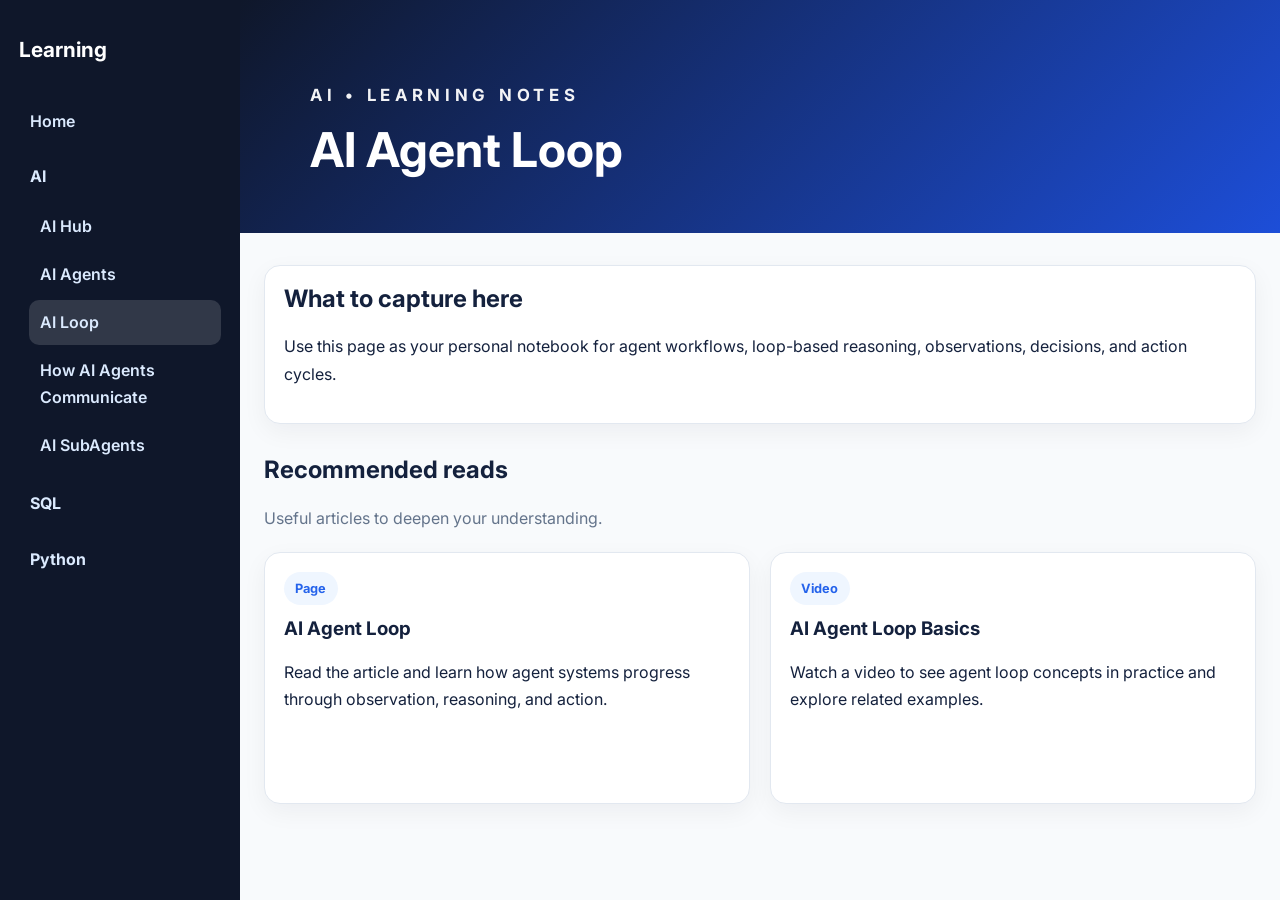
<file: AI/Loop/index.html>
<!DOCTYPE html>
<html lang="en">
<head>
<meta charset="UTF-8" />
<meta name="viewport" content="width=device-width, initial-scale=1.0" />
<title>AI Agent Loop</title>
<meta name="description" content="Explore agent workflows, loop-based reasoning, and action cycles" />
<meta property="og:title" content="AI Agent Loop" />
<meta property="og:description" content="Explore agent workflows, loop-based reasoning, and action cycles" />
<meta name="twitter:card" content="summary" />
<link rel="icon" type="image/svg+xml" href="/favicon.svg" />
<link rel="preconnect" href="https://fonts.googleapis.com" />
<link rel="preconnect" href="https://fonts.gstatic.com" crossorigin />
<link href="https://fonts.googleapis.com/css2?family=Inter:wght@400;600;700&display=swap" rel="stylesheet" />
<style>:root{--bg:#f5f7fb;--card:#fff;--text:#14213d;--muted:#64748b;--accent:#2563eb;--accent-dark:#0f172a;--border:#e2e8f0}*{box-sizing:border-box}body{margin:0;font-family:"Inter","Segoe UI",Arial,sans-serif;color:var(--text);background:radial-gradient(circle at top left,#f8fbff 0%,var(--bg) 45%,#eef4ff 100%);line-height:1.7}.site-shell{display:flex;min-height:100vh}.sidebar{width:240px;background:var(--accent-dark);color:#fff;padding:2rem 1.2rem;flex-shrink:0}.sidebar .brand{font-size:1.3rem;font-weight:700;margin-bottom:2rem}.sidebar nav{display:flex;flex-direction:column;gap:.5rem}.nav-group{display:flex;flex-direction:column}.nav-toggle{background:transparent;border:0;color:#dbeafe;padding:.65rem .7rem;border-radius:10px;font:inherit;font-weight:700;text-align:left;cursor:pointer}.nav-toggle:hover{background:rgba(255,255,255,.12)}.submenu{display:none;flex-direction:column;gap:.2rem;margin:.25rem 0 .25rem .6rem}.nav-group.is-open .submenu{display:flex}.sidebar a{color:#dbeafe;padding:.55rem .7rem;border-radius:10px;font-weight:600;display:block}.sidebar a:hover,.sidebar a.active{background:rgba(255,255,255,.14);text-decoration:none}.content{flex:1;background:#f8fafc}.hero{padding:4rem 1.5rem 2.4rem;background:linear-gradient(135deg,var(--accent-dark) 0%,#1d4ed8 100%);color:#fff}.hero-content{max-width:900px;margin:0 auto}.eyebrow{text-transform:uppercase;letter-spacing:.28em;font-size:.78rem;font-weight:700;opacity:.85;margin-bottom:.7rem}h1,h2,h3{margin-top:0;line-height:1.2}.hero h1{font-size:clamp(2rem,4vw,3rem);margin-bottom:1rem}.hero p{max-width:700px;font-size:1.05rem;opacity:.95}.section{max-width:1100px;margin:0 auto;padding:2rem 1.5rem 3rem}.grid{display:grid;grid-template-columns:repeat(auto-fit,minmax(280px,1fr));gap:1.25rem}.card,.resource-card{background:var(--card);border:1px solid var(--border);border-radius:16px;padding:1.2rem;box-shadow:0 8px 24px rgba(15,23,42,.05)}.topic-list{padding-left:1.1rem;margin:.8rem 0 1rem}.topic-list li{margin-bottom:.35rem}a{color:var(--accent);text-decoration:none;font-weight:600}a:hover{text-decoration:underline}.btn{display:inline-block;padding:.8rem 1.15rem;border-radius:999px;text-decoration:none;font-weight:600;transition:transform .2s ease,box-shadow .2s ease}.btn:hover{transform:translateY(-1px)}.btn-secondary{background:rgba(255,255,255,.14);color:#fff;border:1px solid rgba(255,255,255,.25)}.resource-grid{display:grid;grid-template-columns:repeat(auto-fit,minmax(260px,1fr));gap:1.25rem;margin-top:1rem}.pill{display:inline-block;padding:.35rem .7rem;border-radius:999px;background:#eff6ff;color:var(--accent);font-size:.8rem;font-weight:700;margin-bottom:.8rem}.section-heading{margin-bottom:1.25rem}.section-heading p{color:var(--muted);margin:.25rem 0 0}</style>
<script src="/nav.js" defer></script>
<script src="/script.js" defer></script>
</head>
<body>
<div class="site-shell">
<aside class="sidebar" id="sidebar"></aside>
<main class="content">
<header class="hero">
<div class="hero-content">
<p class="eyebrow">AI &bull; Learning notes</p>
<h1>AI Agent Loop</h1>
</div>
</header>
<section class="section">
<div class="card">
<h2>What to capture here</h2>
<p>Use this page as your personal notebook for agent workflows, loop-based reasoning, observations, decisions, and action cycles.</p>
</div>
<div class="section-heading" style="margin-top:2rem">
<h2>Recommended reads</h2>
<p>Useful articles to deepen your understanding.</p>
</div>
<div class="resource-grid">
<article class="resource-card">
<span class="pill">Page</span>
<h3>AI Agent Loop</h3>
<p>Read the article and learn how agent systems progress through observation, reasoning, and action.</p>
<a class="btn btn-secondary" href="https://outcomeschool.com/blog/ai-agent-loop" target="_blank" rel="noopener noreferrer">Open page</a>
</article>
<article class="resource-card">
<span class="pill">Video</span>
<h3>AI Agent Loop Basics</h3>
<p>Watch a video to see agent loop concepts in practice and explore related examples.</p>
<a class="btn btn-secondary" href="https://www.youtube.com/results?search_query=ai+agent+loop" target="_blank" rel="noopener noreferrer">Watch video</a>
</article>
</div>
</section>
</main>
</div>
</body>
</html>
</file>
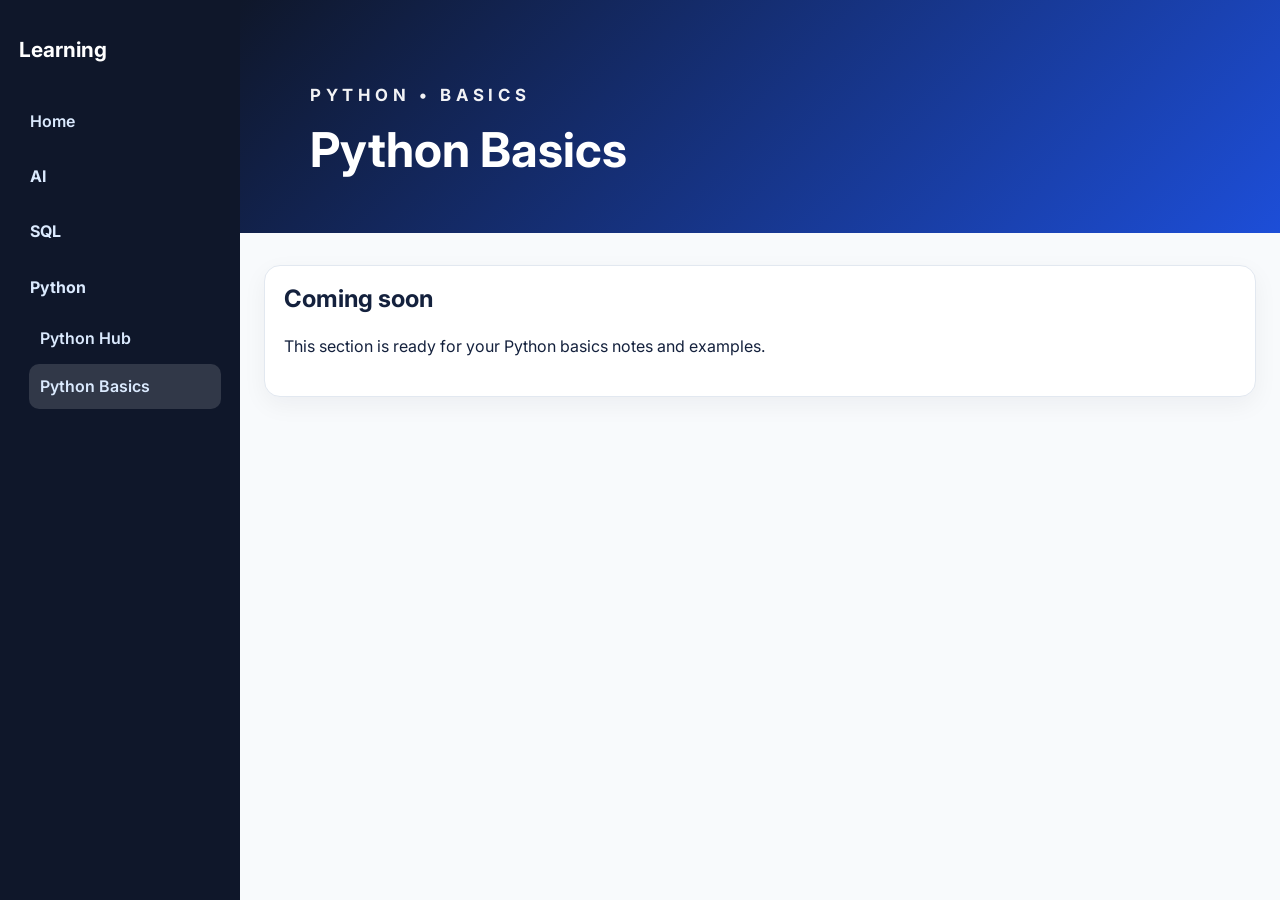
<file: Python/Basics/index.html>
<!DOCTYPE html>
<html lang="en">
<head>
<meta charset="UTF-8" />
<meta name="viewport" content="width=device-width, initial-scale=1.0" />
<title>Python Basics</title>
<meta name="description" content="Python fundamentals and strong foundation" />
<meta property="og:title" content="Python Basics" />
<meta property="og:description" content="Python fundamentals and strong foundation" />
<meta name="twitter:card" content="summary" />
<link rel="icon" type="image/svg+xml" href="/favicon.svg" />
<link rel="preconnect" href="https://fonts.googleapis.com" />
<link rel="preconnect" href="https://fonts.gstatic.com" crossorigin />
<link href="https://fonts.googleapis.com/css2?family=Inter:wght@400;600;700&display=swap" rel="stylesheet" />
<style>:root{--bg:#f5f7fb;--card:#fff;--text:#14213d;--muted:#64748b;--accent:#2563eb;--accent-dark:#0f172a;--border:#e2e8f0}*{box-sizing:border-box}body{margin:0;font-family:"Inter","Segoe UI",Arial,sans-serif;color:var(--text);background:radial-gradient(circle at top left,#f8fbff 0%,var(--bg) 45%,#eef4ff 100%);line-height:1.7}.site-shell{display:flex;min-height:100vh}.sidebar{width:240px;background:var(--accent-dark);color:#fff;padding:2rem 1.2rem;flex-shrink:0}.sidebar .brand{font-size:1.3rem;font-weight:700;margin-bottom:2rem}.sidebar nav{display:flex;flex-direction:column;gap:.5rem}.nav-group{display:flex;flex-direction:column}.nav-toggle{background:transparent;border:0;color:#dbeafe;padding:.65rem .7rem;border-radius:10px;font:inherit;font-weight:700;text-align:left;cursor:pointer}.nav-toggle:hover{background:rgba(255,255,255,.12)}.submenu{display:none;flex-direction:column;gap:.2rem;margin:.25rem 0 .25rem .6rem}.nav-group.is-open .submenu{display:flex}.sidebar a{color:#dbeafe;padding:.55rem .7rem;border-radius:10px;font-weight:600;display:block}.sidebar a:hover,.sidebar a.active{background:rgba(255,255,255,.14);text-decoration:none}.content{flex:1;background:#f8fafc}.hero{padding:4rem 1.5rem 2.4rem;background:linear-gradient(135deg,var(--accent-dark) 0%,#1d4ed8 100%);color:#fff}.hero-content{max-width:900px;margin:0 auto}.eyebrow{text-transform:uppercase;letter-spacing:.28em;font-size:.78rem;font-weight:700;opacity:.85;margin-bottom:.7rem}h1,h2,h3{margin-top:0;line-height:1.2}.hero h1{font-size:clamp(2rem,4vw,3rem);margin-bottom:1rem}.hero p{max-width:700px;font-size:1.05rem;opacity:.95}.section{max-width:1100px;margin:0 auto;padding:2rem 1.5rem 3rem}.grid{display:grid;grid-template-columns:repeat(auto-fit,minmax(280px,1fr));gap:1.25rem}.card,.resource-card{background:var(--card);border:1px solid var(--border);border-radius:16px;padding:1.2rem;box-shadow:0 8px 24px rgba(15,23,42,.05)}.topic-list{padding-left:1.1rem;margin:.8rem 0 1rem}.topic-list li{margin-bottom:.35rem}a{color:var(--accent);text-decoration:none;font-weight:600}a:hover{text-decoration:underline}.btn{display:inline-block;padding:.8rem 1.15rem;border-radius:999px;text-decoration:none;font-weight:600;transition:transform .2s ease,box-shadow .2s ease}.btn:hover{transform:translateY(-1px)}.btn-secondary{background:rgba(255,255,255,.14);color:#fff;border:1px solid rgba(255,255,255,.25)}.resource-grid{display:grid;grid-template-columns:repeat(auto-fit,minmax(260px,1fr));gap:1.25rem;margin-top:1rem}.pill{display:inline-block;padding:.35rem .7rem;border-radius:999px;background:#eff6ff;color:var(--accent);font-size:.8rem;font-weight:700;margin-bottom:.8rem}.section-heading{margin-bottom:1.25rem}.section-heading p{color:var(--muted);margin:.25rem 0 0}</style>
<script src="/nav.js" defer></script>
<script src="/script.js" defer></script>
</head>
<body>
<div class="site-shell">
<aside class="sidebar" id="sidebar"></aside>
<main class="content">
<header class="hero">
<div class="hero-content">
<p class="eyebrow">Python &bull; Basics</p>
<h1>Python Basics</h1>
</div>
</header>
<section class="section">
<div class="card">
<h2>Coming soon</h2>
<p>This section is ready for your Python basics notes and examples.</p>
</div>
</section>
</main>
</div>
</body>
</html>
</file>
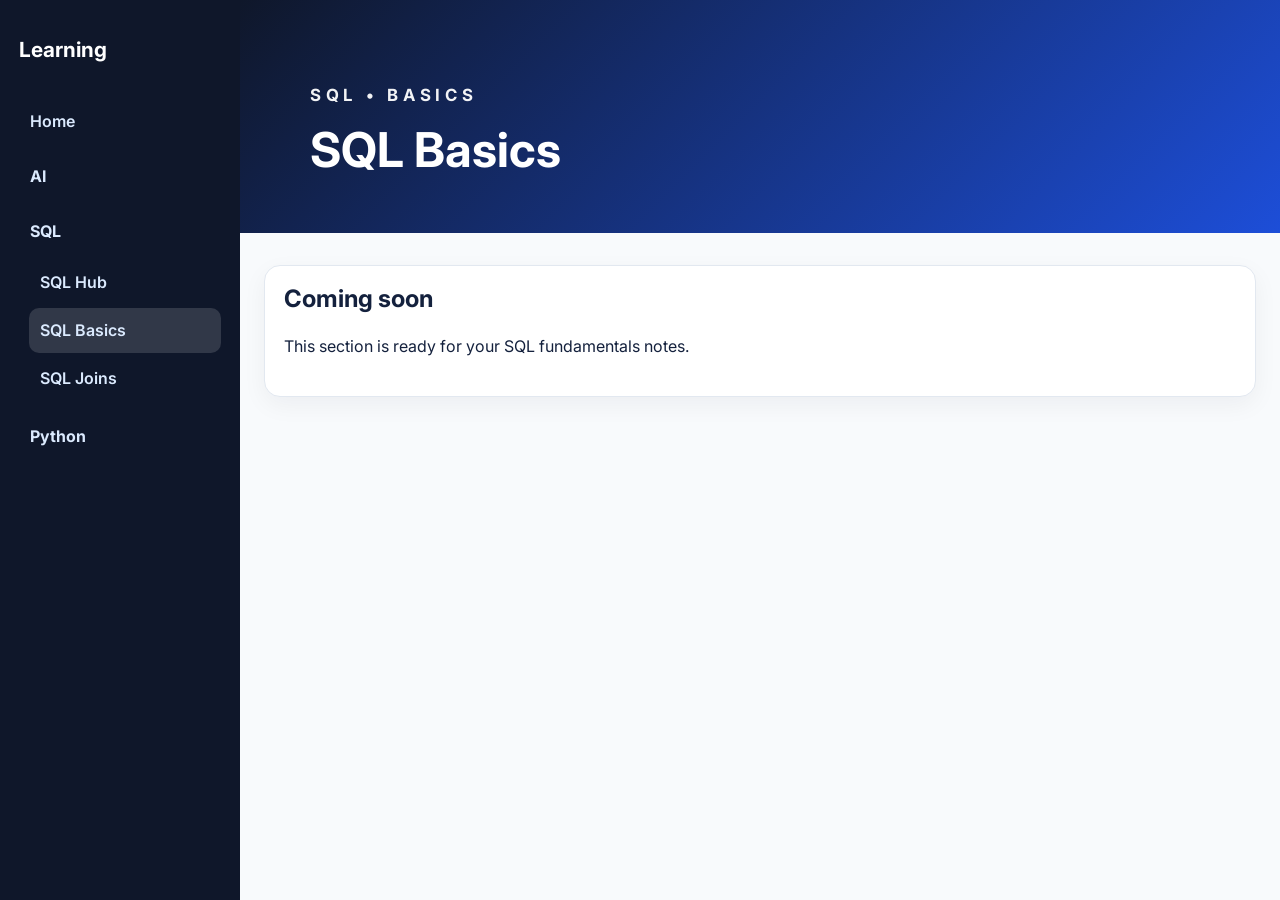
<file: SQL/Basics/index.html>
<!DOCTYPE html>
<html lang="en">
<head>
<meta charset="UTF-8" />
<meta name="viewport" content="width=device-width, initial-scale=1.0" />
<title>SQL Basics</title>
<meta name="description" content="SQL fundamentals including SELECT, WHERE, ORDER BY" />
<meta property="og:title" content="SQL Basics" />
<meta property="og:description" content="SQL fundamentals including SELECT, WHERE, ORDER BY" />
<meta name="twitter:card" content="summary" />
<link rel="icon" type="image/svg+xml" href="/favicon.svg" />
<link rel="preconnect" href="https://fonts.googleapis.com" />
<link rel="preconnect" href="https://fonts.gstatic.com" crossorigin />
<link href="https://fonts.googleapis.com/css2?family=Inter:wght@400;600;700&display=swap" rel="stylesheet" />
<style>:root{--bg:#f5f7fb;--card:#fff;--text:#14213d;--muted:#64748b;--accent:#2563eb;--accent-dark:#0f172a;--border:#e2e8f0}*{box-sizing:border-box}body{margin:0;font-family:"Inter","Segoe UI",Arial,sans-serif;color:var(--text);background:radial-gradient(circle at top left,#f8fbff 0%,var(--bg) 45%,#eef4ff 100%);line-height:1.7}.site-shell{display:flex;min-height:100vh}.sidebar{width:240px;background:var(--accent-dark);color:#fff;padding:2rem 1.2rem;flex-shrink:0}.sidebar .brand{font-size:1.3rem;font-weight:700;margin-bottom:2rem}.sidebar nav{display:flex;flex-direction:column;gap:.5rem}.nav-group{display:flex;flex-direction:column}.nav-toggle{background:transparent;border:0;color:#dbeafe;padding:.65rem .7rem;border-radius:10px;font:inherit;font-weight:700;text-align:left;cursor:pointer}.nav-toggle:hover{background:rgba(255,255,255,.12)}.submenu{display:none;flex-direction:column;gap:.2rem;margin:.25rem 0 .25rem .6rem}.nav-group.is-open .submenu{display:flex}.sidebar a{color:#dbeafe;padding:.55rem .7rem;border-radius:10px;font-weight:600;display:block}.sidebar a:hover,.sidebar a.active{background:rgba(255,255,255,.14);text-decoration:none}.content{flex:1;background:#f8fafc}.hero{padding:4rem 1.5rem 2.4rem;background:linear-gradient(135deg,var(--accent-dark) 0%,#1d4ed8 100%);color:#fff}.hero-content{max-width:900px;margin:0 auto}.eyebrow{text-transform:uppercase;letter-spacing:.28em;font-size:.78rem;font-weight:700;opacity:.85;margin-bottom:.7rem}h1,h2,h3{margin-top:0;line-height:1.2}.hero h1{font-size:clamp(2rem,4vw,3rem);margin-bottom:1rem}.hero p{max-width:700px;font-size:1.05rem;opacity:.95}.section{max-width:1100px;margin:0 auto;padding:2rem 1.5rem 3rem}.grid{display:grid;grid-template-columns:repeat(auto-fit,minmax(280px,1fr));gap:1.25rem}.card,.resource-card{background:var(--card);border:1px solid var(--border);border-radius:16px;padding:1.2rem;box-shadow:0 8px 24px rgba(15,23,42,.05)}.topic-list{padding-left:1.1rem;margin:.8rem 0 1rem}.topic-list li{margin-bottom:.35rem}a{color:var(--accent);text-decoration:none;font-weight:600}a:hover{text-decoration:underline}.btn{display:inline-block;padding:.8rem 1.15rem;border-radius:999px;text-decoration:none;font-weight:600;transition:transform .2s ease,box-shadow .2s ease}.btn:hover{transform:translateY(-1px)}.btn-secondary{background:rgba(255,255,255,.14);color:#fff;border:1px solid rgba(255,255,255,.25)}.resource-grid{display:grid;grid-template-columns:repeat(auto-fit,minmax(260px,1fr));gap:1.25rem;margin-top:1rem}.pill{display:inline-block;padding:.35rem .7rem;border-radius:999px;background:#eff6ff;color:var(--accent);font-size:.8rem;font-weight:700;margin-bottom:.8rem}.section-heading{margin-bottom:1.25rem}.section-heading p{color:var(--muted);margin:.25rem 0 0}</style>
<script src="/nav.js" defer></script>
<script src="/script.js" defer></script>
</head>
<body>
<div class="site-shell">
<aside class="sidebar" id="sidebar"></aside>
<main class="content">
<header class="hero">
<div class="hero-content">
<p class="eyebrow">SQL &bull; Basics</p>
<h1>SQL Basics</h1>
</div>
</header>
<section class="section">
<div class="card">
<h2>Coming soon</h2>
<p>This section is ready for your SQL fundamentals notes.</p>
</div>
</section>
</main>
</div>
</body>
</html>
</file>
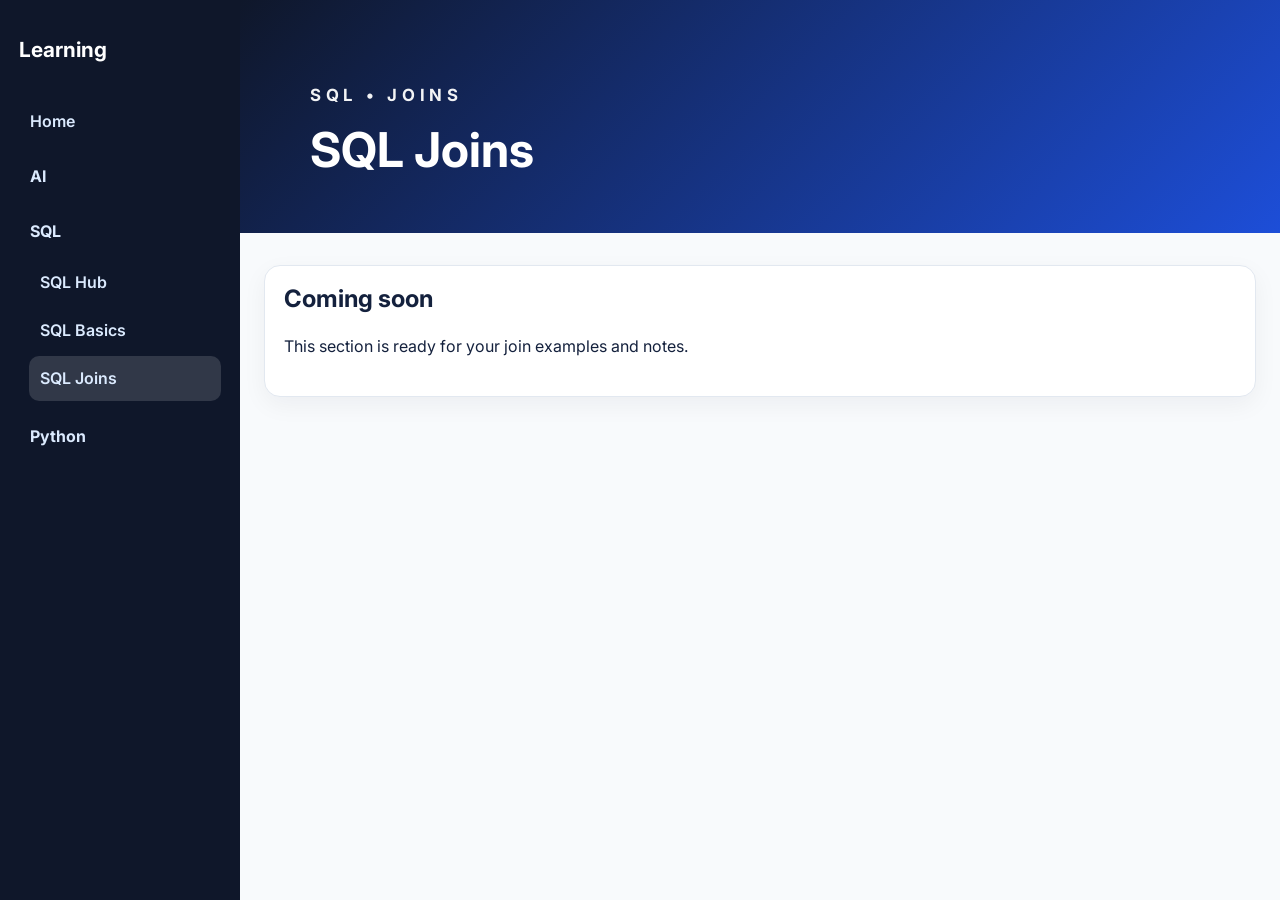
<file: SQL/Joins/index.html>
<!DOCTYPE html>
<html lang="en">
<head>
<meta charset="UTF-8" />
<meta name="viewport" content="width=device-width, initial-scale=1.0" />
<title>SQL Joins</title>
<meta name="description" content="Explore inner joins, left joins, and relationship queries" />
<meta property="og:title" content="SQL Joins" />
<meta property="og:description" content="Explore inner joins, left joins, and relationship queries" />
<meta name="twitter:card" content="summary" />
<link rel="icon" type="image/svg+xml" href="/favicon.svg" />
<link rel="preconnect" href="https://fonts.googleapis.com" />
<link rel="preconnect" href="https://fonts.gstatic.com" crossorigin />
<link href="https://fonts.googleapis.com/css2?family=Inter:wght@400;600;700&display=swap" rel="stylesheet" />
<style>:root{--bg:#f5f7fb;--card:#fff;--text:#14213d;--muted:#64748b;--accent:#2563eb;--accent-dark:#0f172a;--border:#e2e8f0}*{box-sizing:border-box}body{margin:0;font-family:"Inter","Segoe UI",Arial,sans-serif;color:var(--text);background:radial-gradient(circle at top left,#f8fbff 0%,var(--bg) 45%,#eef4ff 100%);line-height:1.7}.site-shell{display:flex;min-height:100vh}.sidebar{width:240px;background:var(--accent-dark);color:#fff;padding:2rem 1.2rem;flex-shrink:0}.sidebar .brand{font-size:1.3rem;font-weight:700;margin-bottom:2rem}.sidebar nav{display:flex;flex-direction:column;gap:.5rem}.nav-group{display:flex;flex-direction:column}.nav-toggle{background:transparent;border:0;color:#dbeafe;padding:.65rem .7rem;border-radius:10px;font:inherit;font-weight:700;text-align:left;cursor:pointer}.nav-toggle:hover{background:rgba(255,255,255,.12)}.submenu{display:none;flex-direction:column;gap:.2rem;margin:.25rem 0 .25rem .6rem}.nav-group.is-open .submenu{display:flex}.sidebar a{color:#dbeafe;padding:.55rem .7rem;border-radius:10px;font-weight:600;display:block}.sidebar a:hover,.sidebar a.active{background:rgba(255,255,255,.14);text-decoration:none}.content{flex:1;background:#f8fafc}.hero{padding:4rem 1.5rem 2.4rem;background:linear-gradient(135deg,var(--accent-dark) 0%,#1d4ed8 100%);color:#fff}.hero-content{max-width:900px;margin:0 auto}.eyebrow{text-transform:uppercase;letter-spacing:.28em;font-size:.78rem;font-weight:700;opacity:.85;margin-bottom:.7rem}h1,h2,h3{margin-top:0;line-height:1.2}.hero h1{font-size:clamp(2rem,4vw,3rem);margin-bottom:1rem}.hero p{max-width:700px;font-size:1.05rem;opacity:.95}.section{max-width:1100px;margin:0 auto;padding:2rem 1.5rem 3rem}.grid{display:grid;grid-template-columns:repeat(auto-fit,minmax(280px,1fr));gap:1.25rem}.card,.resource-card{background:var(--card);border:1px solid var(--border);border-radius:16px;padding:1.2rem;box-shadow:0 8px 24px rgba(15,23,42,.05)}.topic-list{padding-left:1.1rem;margin:.8rem 0 1rem}.topic-list li{margin-bottom:.35rem}a{color:var(--accent);text-decoration:none;font-weight:600}a:hover{text-decoration:underline}.btn{display:inline-block;padding:.8rem 1.15rem;border-radius:999px;text-decoration:none;font-weight:600;transition:transform .2s ease,box-shadow .2s ease}.btn:hover{transform:translateY(-1px)}.btn-secondary{background:rgba(255,255,255,.14);color:#fff;border:1px solid rgba(255,255,255,.25)}.resource-grid{display:grid;grid-template-columns:repeat(auto-fit,minmax(260px,1fr));gap:1.25rem;margin-top:1rem}.pill{display:inline-block;padding:.35rem .7rem;border-radius:999px;background:#eff6ff;color:var(--accent);font-size:.8rem;font-weight:700;margin-bottom:.8rem}.section-heading{margin-bottom:1.25rem}.section-heading p{color:var(--muted);margin:.25rem 0 0}</style>
<script src="/nav.js" defer></script>
<script src="/script.js" defer></script>
</head>
<body>
<div class="site-shell">
<aside class="sidebar" id="sidebar"></aside>
<main class="content">
<header class="hero">
<div class="hero-content">
<p class="eyebrow">SQL &bull; Joins</p>
<h1>SQL Joins</h1>
</div>
</header>
<section class="section">
<div class="card">
<h2>Coming soon</h2>
<p>This section is ready for your join examples and notes.</p>
</div>
</section>
</main>
</div>
</body>
</html>
</file>
